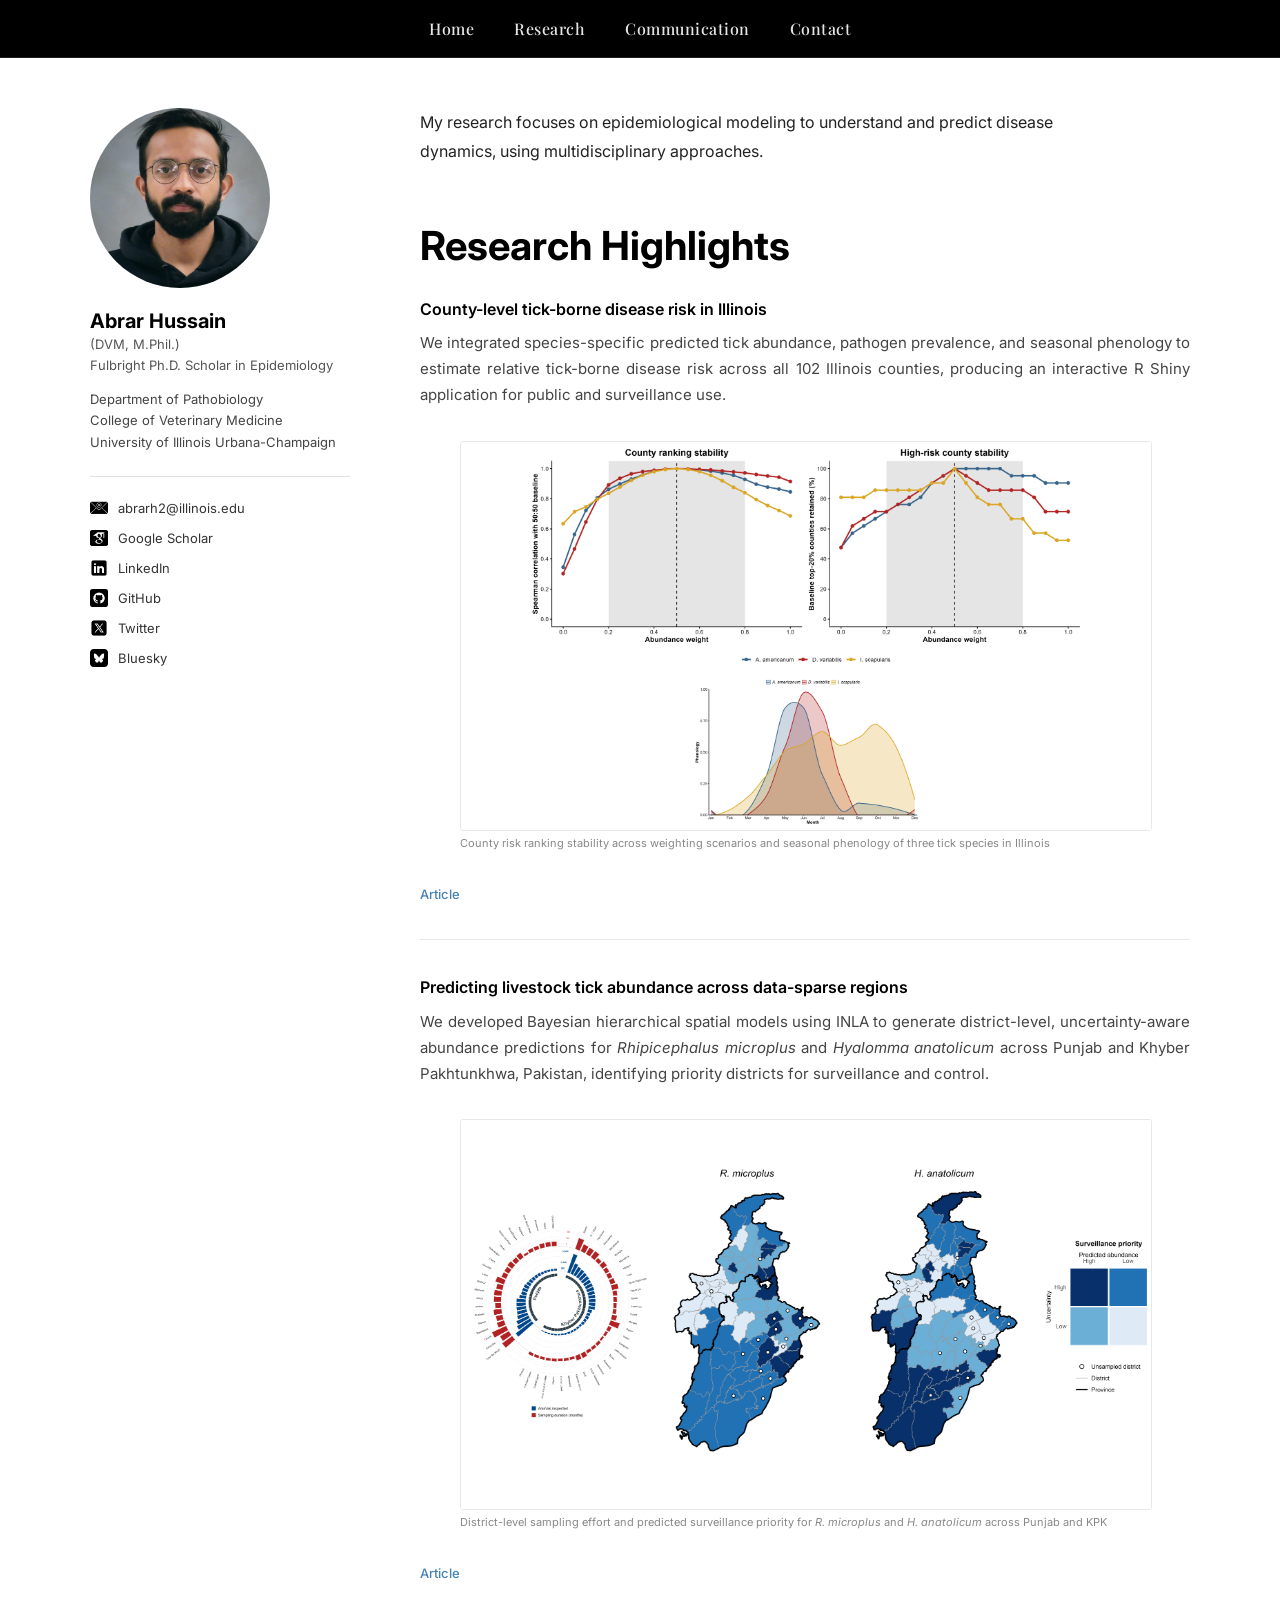
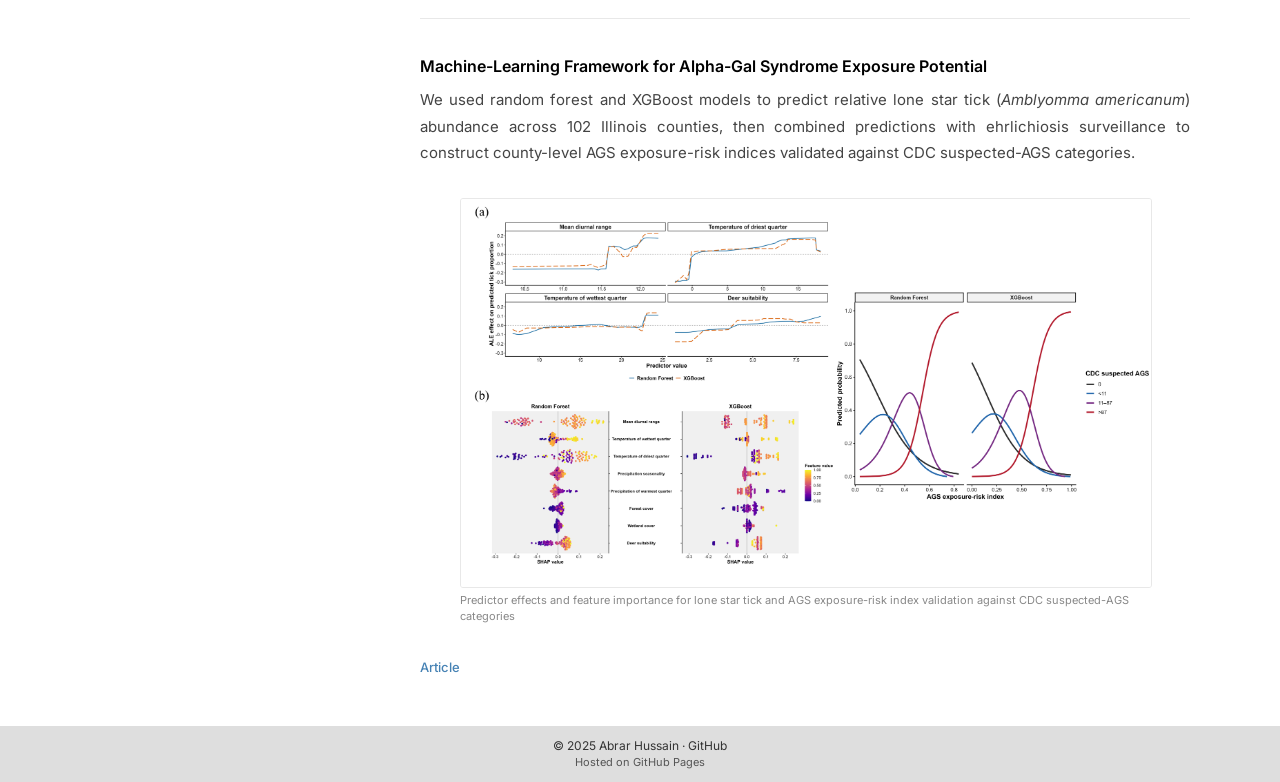
<file: index.html>
<!DOCTYPE html>
<html lang="en">
<head>
  <meta charset="UTF-8">
  <meta name="viewport" content="width=device-width, initial-scale=1.0">
  <title>Abrar Hussain</title>
  <link href="https://fonts.googleapis.com/css2?family=Inter:wght@300;400;600;700&family=Playfair+Display:wght@500;600&display=swap" rel="stylesheet">
  <link rel="stylesheet" href="style.css">

  <!-- Google tag (gtag.js) -->
  <script async src="https://www.googletagmanager.com/gtag/js?id=G-HXXHR2ET06"></script>
  <script>
    window.dataLayer = window.dataLayer || [];
    function gtag(){dataLayer.push(arguments);}
    gtag('js', new Date());
    gtag('config', 'G-HXXHR2ET06');
  </script>
</head>

<body>

  <header>
    <nav>
      <a href="index.html">Home</a>
      <a href="research.html">Research</a>
      <a href="communication.html">Communication</a>
      <a href="contact.html">Contact</a>
    </nav>
  </header>

  <main class="home-layout">

    <!-- LEFT SIDEBAR -->
    <aside class="sidebar">

      <img src="www/images/profile.png" alt="Abrar Hussain" class="profile-photo">

      <h2 class="sidebar-name">Abrar Hussain</h2>
      <p class="sidebar-degrees">(DVM, M.Phil.)</p>
      <p class="sidebar-title">Fulbright Ph.D. Scholar in Epidemiology</p>

      <div class="sidebar-affiliation">
        <p>Department of Pathobiology</p>
        <p>College of Veterinary Medicine</p>
        <p>University of Illinois Urbana-Champaign</p>
      </div>

      <div class="link-group">
        <div class="icon-row">
          <img src="www/icons/email.png" class="icon" alt="Email">
          <a href="mailto:abrarh2@illinois.edu" class="text-link">abrarh2@illinois.edu</a>
        </div>
        <div class="icon-row">
          <img src="www/icons/googlescholar.png" class="icon" alt="Google Scholar">
          <a href="https://scholar.google.com/citations?hl=en&user=bEgiCIsAAAAJ" class="text-link" target="_blank">Google Scholar</a>
        </div>
        <div class="icon-row">
          <img src="www/icons/linkedin.png" class="icon" alt="LinkedIn">
          <a href="https://linkedin.com/in/abrarhosain" class="text-link" target="_blank">LinkedIn</a>
        </div>
        <div class="icon-row">
          <img src="www/icons/github.png" class="icon" alt="GitHub">
          <a href="https://github.com/abrarhussain95" class="text-link" target="_blank">GitHub</a>
        </div>
        <div class="icon-row">
        <img src="www/icons/x.png" class="icon" alt="Twitter">
        <a href="https://x.com/abrar_hosain" class="text-link" target="_blank">Twitter</a>
        </div>
        <div class="icon-row">
          <img src="www/icons/bs.png" class="icon" alt="Bluesky">
          <a href="https://bsky.app/profile/abrarhosain.bsky.social" class="text-link" target="_blank">Bluesky</a>
        </div>
      </div>

    </aside>

    <!-- RIGHT MAIN CONTENT -->
    <section class="main-content">

      <!-- BIO -->
      <div class="bio-section">
        <p>
          My research focuses on epidemiological modeling to understand and predict disease dynamics, using multidisciplinary approaches.
        </p>
      </div>

      <!-- FEATURED RESEARCH -->
      <div class="featured-research">
        <h2>Research Highlights</h2>

        <!-- PROJECT 1: TBD Risk -->
        <div class="research-card">
          <div class="research-card-text">
            <h3>County-level tick-borne disease risk in Illinois</h3>
            <p>We integrated species-specific predicted tick abundance, pathogen prevalence, and seasonal phenology to estimate relative tick-borne disease risk across all 102 Illinois counties, producing an interactive R Shiny application for public and surveillance use.</p>
            <div class="card-figures">
              <figure class="card-fig">
                <img src="www/images/research/tbd_fig.png" alt="County-level tick-borne disease risk map" onerror="this.parentElement.style.display='none'">
                <figcaption>County risk ranking stability across weighting scenarios and seasonal phenology of three tick species in Illinois</figcaption>
              </figure>
            </div>
            <a href="https://doi.org/10.64898/2026.10.14.26365569" target="_blank" class="pub-link">Article</a>
          </div>
        </div>

        <!-- PROJECT 2: Bayesian Spatial -->
        <div class="research-card">
          <div class="research-card-text">
            <h3>Predicting livestock tick abundance across data-sparse regions</h3>
            <p>We developed Bayesian hierarchical spatial models using INLA to generate district-level, uncertainty-aware abundance predictions for <em>Rhipicephalus microplus</em> and <em>Hyalomma anatolicum</em> across Punjab and Khyber Pakhtunkhwa, Pakistan, identifying priority districts for surveillance and control.</p>
            <div class="card-figures">
              <figure class="card-fig">
                <img src="www/images/research/bay_fig.png" alt="Predicted tick abundance maps Pakistan" onerror="this.parentElement.style.display='none'">
                <figcaption>District-level sampling effort and predicted surveillance priority for <em>R. microplus</em> and <em>H. anatolicum</em> across Punjab and KPK</figcaption>
              </figure>
            </div>
            <a href="https://doi.org/10.64898/2026.04.16.719086" target="_blank" class="pub-link">Article</a>
          </div>
        </div>

        <!-- PROJECT 3: Alpha-Gal -->
        <div class="research-card">
          <div class="research-card-text">
            <h3>Machine-Learning Framework for Alpha-Gal Syndrome Exposure Potential</h3>
            <p>We used random forest and XGBoost models to predict relative lone star tick (<em>Amblyomma americanum</em>) abundance across 102 Illinois counties, then combined predictions with ehrlichiosis surveillance to construct county-level AGS exposure-risk indices validated against CDC suspected-AGS categories.</p>
            <div class="card-figures">
              <figure class="card-fig">
                <img src="www/images/research/ags_fig.png" alt="AGS exposure-risk index maps" onerror="this.parentElement.style.display='none'">
                <figcaption>Predictor effects and feature importance for lone star tick and AGS exposure-risk index validation against CDC suspected-AGS categories</figcaption>
              </figure>
            </div>
            <a href="https://doi.org/10.64898/2026.07.24.26358812" target="_blank" class="pub-link">Article</a>
          </div>
        </div>

      </div>
      <!-- end featured research -->

    </section>
    <!-- end main content -->

  </main>

  <!-- WEBSITE FOOTER -->
  <footer class="site-footer">
    <div class="footer-content">
      <p>
        © 2025 Abrar Hussain ·
        <a href="https://github.com/abrarhussain95" target="_blank" rel="noopener noreferrer">GitHub</a>
      </p>
      <small>Hosted on GitHub Pages</small>
    </div>
  </footer>

</body>
</html>
</file>
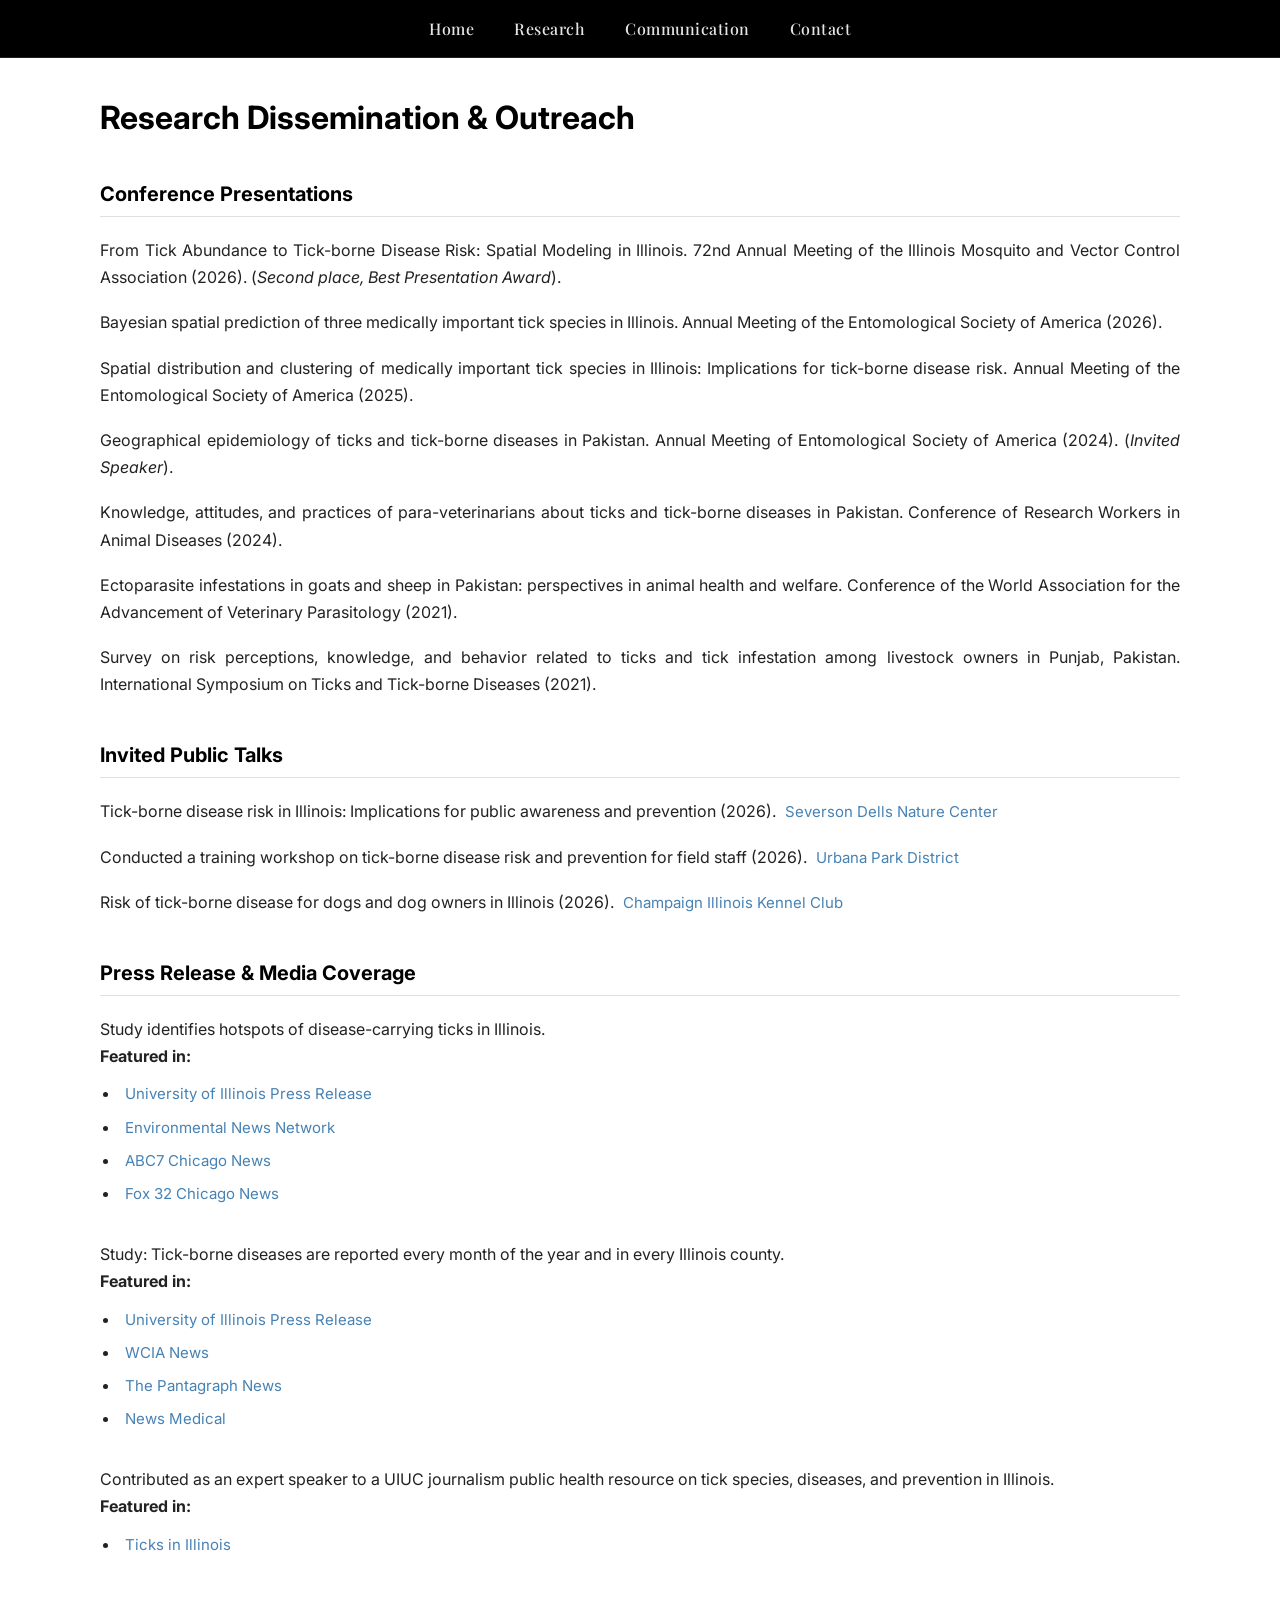
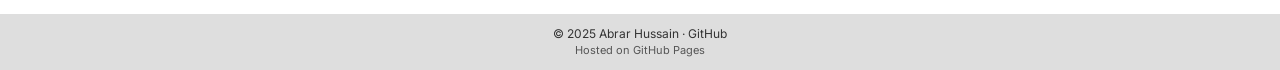
<file: communication.html>
<!DOCTYPE html>
<html lang="en">
<head>
  <meta charset="UTF-8">
  <meta name="viewport" content="width=device-width, initial-scale=1.0">
  <title>Communication - Abrar Hussain</title>

  <link rel="stylesheet" href="style.css">

  <!-- Inter Font -->
  <link href="https://fonts.googleapis.com/css2?family=Inter:wght@300;400;600;700&display=swap" rel="stylesheet">
  
  
  <!-- Google tag (gtag.js) -->
<script async src="https://www.googletagmanager.com/gtag/js?id=G-HXXHR2ET06"></script>
<script>
  window.dataLayer = window.dataLayer || [];
  function gtag(){dataLayer.push(arguments);}
  gtag('js', new Date());

  gtag('config', 'G-HXXHR2ET06');
</script>

</head>

<body>

<header>
  <nav>
    <a href="index.html">Home</a>
    <a href="research.html">Research</a>
    <a href="communication.html">Communication</a>
    <a href="contact.html">Contact</a>
  </nav>
</header>

<main class="content-page communication-page">

 <h1>Research Dissemination & Outreach</h1> 

  <!-- CONFERENCE PRESENTATIONS -->
  <h2>Conference Presentations</h2>

  <div class="paper-list">

    <div class="paper-item">
	<p>
	  From Tick Abundance to Tick-borne Disease Risk: Spatial Modeling in Illinois.
	  72nd Annual Meeting of the Illinois Mosquito and Vector Control Association (2026).
	  (<em>Second place, Best Presentation Award</em>).
	</p>	
</div>
    <div class="paper-item">
      <p>
        Bayesian spatial prediction of three medically important tick species in Illinois.
        Annual Meeting of the Entomological Society of America (2026).
      </p>
    </div>

    <div class="paper-item">
      <p>
        Spatial distribution and clustering of medically important tick species in Illinois: Implications for tick-borne disease risk.
        Annual Meeting of the Entomological Society of America (2025).
      </p>
    </div>

    <div class="paper-item">
	<p>
	  Geographical epidemiology of ticks and tick-borne diseases in Pakistan.
	  Annual Meeting of Entomological Society of America (2024).
	  (<em>Invited Speaker</em>).
	</p>    
	</div>
    <div class="paper-item">
      <p>
        Knowledge, attitudes, and practices of para-veterinarians about ticks and tick-borne diseases in Pakistan. 
        Conference of Research Workers in Animal Diseases (2024).
      </p>
    </div>

    <div class="paper-item">
      <p>
        Ectoparasite infestations in goats and sheep in Pakistan: perspectives in animal health and welfare. 
        Conference of the World Association for the Advancement of Veterinary Parasitology (2021).
      </p>
    </div>

    <div class="paper-item">
      <p>
        Survey on risk perceptions, knowledge, and behavior related to ticks and tick infestation among livestock owners in Punjab, Pakistan. 
        International Symposium on Ticks and Tick-borne Diseases (2021).
      </p>
    </div>

  </div>

<!-- INVITED PUBLIC TALKS -->
<h2>Invited Public Talks</h2>
<div class="paper-list">
  <div class="paper-item">
    <p>
      Tick-borne disease risk in Illinois: Implications for public awareness and prevention (2026). 
      <a href="https://www.seversondells.com" target="_blank">Severson Dells Nature Center</a> 
    </p>
  </div>
  <div class="paper-item">
    <p>
      Conducted a training workshop on tick-borne disease risk and prevention for field staff (2026). 
      <a href="https://www.urbanaparks.org" target="_blank">Urbana Park District</a>
    </p>
  </div>
  <div class="paper-item">
    <p>
      Risk of tick-borne disease for dogs and dog owners in Illinois (2026). 
      <a href="https://www.champaignillinoiskc.com" target="_blank">Champaign Illinois Kennel Club</a>
    </p>
  </div>
</div>

 <!-- PRESS RELEASE & MEDIA -->
  <h2>Press Release & Media Coverage</h2>
  <div class="paper-list">
    <div class="paper-item">
      <p>
        Study identifies hotspots of disease-carrying ticks in Illinois.
      </p>
      <p><strong>Featured in:</strong></p>
      <ul class="media-list">
        <li>
          <a href="https://news.illinois.edu/study-identifies-hotspots-of-disease-carrying-ticks-in-illinois" target="_blank">
            University of Illinois Press Release
          </a>
        </li>
        <li>
          <a href="https://www.enn.com/articles/77183-study-identifies-hotspots-of-disease-carrying-ticks-in-illinois" target="_blank">
            Environmental News Network
          </a>
        </li>
        <li>
          <a href="https://abc7chicago.com/videoClip/17867381" target="_blank">
            ABC7 Chicago News
          </a>
        </li>
        <li>
          <a href="https://www.fox32chicago.com/video/1712521" target="_blank">
            Fox 32 Chicago News
          </a>
        </li>
      </ul>
    </div>


<div class="paper-item">
      <p>
     Study: Tick-borne diseases are reported every month of the year and in every Illinois county.     
     </p>
      <p><strong>Featured in:</strong></p>
      <ul class="media-list">
        <li>
          <a href="https://news.illinois.edu/study-tick-borne-diseases-reported-every-month-of-the-year-and-in-every-illinois-county" target="_blank">
             University of Illinois Press Release
          </a>
        </li>
        <li>
          <a href="https://www.wcia.com/news/champaign-county/tickborne-diseases-reported-every-month-in-every-illinois-county-u-of-i-study" target="_blank">
             WCIA News
          </a>
        </li>
        <li>
          <a href="https://pantagraph.com/news/community/article_526b91f5-3553-5934-86b1-2b7de5683318.html" target="_blank">
             The Pantagraph News
          </a>
        </li>
        <li>
          <a href="https://www.news-medical.net/news/20250922/Study-maps-distribution-of-disease-carrying-ticks-across-Illinois.aspx" target="_blank">
             News Medical
          </a>
        </li>

      </ul>
    </div>

<div class="paper-item">
      <p>
     Contributed as an expert speaker to a UIUC journalism public health resource on tick species, diseases, and prevention in Illinois.     
     </p>
      <p><strong>Featured in:</strong></p>
      <ul class="media-list">
        <li>
          <a href="https://ticksinillinois.web.illinois.edu/" target="_blank">
            Ticks in Illinois
          </a>
        </li>
      </ul>
    </div>


  </div>
</main>



<!-- WEBSITE FOOTER -->
<footer class="site-footer">
  <div class="footer-content">
    <p>
      © 2025 Abrar Hussain ·
      <a href="https://github.com/abrarhussain95"
         target="_blank" rel="noopener noreferrer">GitHub</a>
    </p>
    <small>Hosted on GitHub Pages</small>
  </div>
</footer>



</body>
</html>
</file>
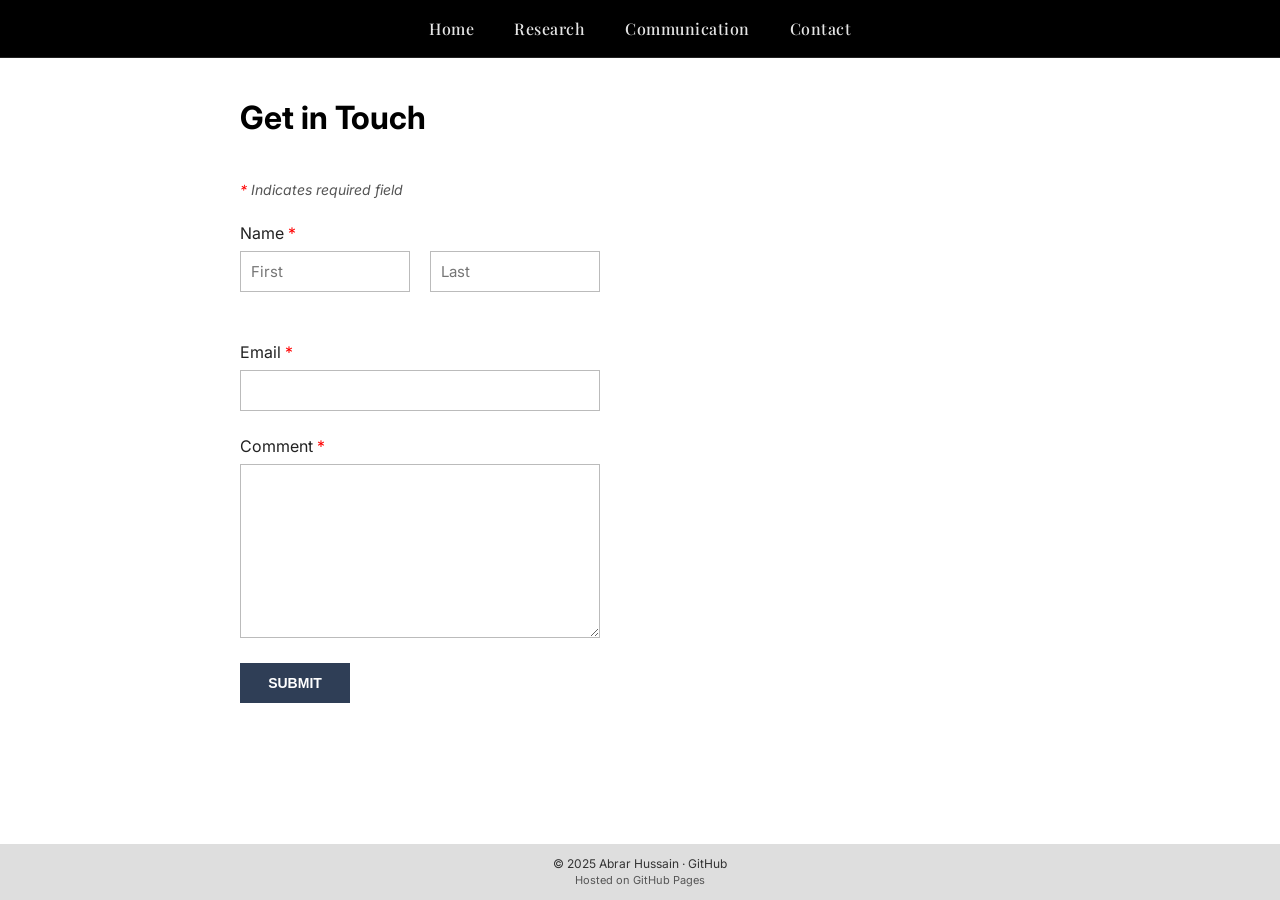
<file: contact.html>
<!DOCTYPE html>
<html lang="en">
<head>
  <meta charset="UTF-8">
  <meta name="viewport" content="width=device-width, initial-scale=1.0">
  <title>Contact - Abrar Hussain</title>

  <link rel="stylesheet" href="style.css">

  <!-- Inter Font -->
  <link href="https://fonts.googleapis.com/css2?family=Inter:wght@300;400;600;700&display=swap" rel="stylesheet">
  
  <!-- Google tag (gtag.js) -->
<script async src="https://www.googletagmanager.com/gtag/js?id=G-HXXHR2ET06"></script>
<script>
  window.dataLayer = window.dataLayer || [];
  function gtag(){dataLayer.push(arguments);}
  gtag('js', new Date());

  gtag('config', 'G-HXXHR2ET06');
</script>
</head>

<body>

<header>
  <nav>
    <a href="index.html">Home</a>
    <a href="research.html">Research</a>
    <a href="communication.html">Communication</a>
    <a href="contact.html">Contact</a>
  </nav>
</header>

<main class="content-page contact-page">

  <h1>Get in Touch</h1>

  <div class="contact-layout">

    <!-- LEFT SIDE FORM -->
    <section class="contact-form-section">

      <p class="required-note"><span>*</span> Indicates required field</p>

      <form action="https://formspree.io/f/YOUR_FORM_ID" method="POST" class="contact-form">

        <label>Name <span>*</span></label>
        <div class="name-row">
          <input type="text" name="first-name" placeholder="First" required>
          <input type="text" name="last-name" placeholder="Last" required>
        </div>

        <label>Email <span>*</span></label>
        <input type="email" name="email" required>

        <label>Comment <span>*</span></label>
        <textarea name="message" rows="8" required></textarea>

        <input type="hidden" name="_subject" value="New message from your website">

        <button type="submit">Submit</button>

      </form>

    </section>

    <!-- RIGHT SIDE MAP -->
    <section class="contact-map-section">

      <iframe
        src="https://www.google.com/maps?q=40.09325,-88.22092&hl=en&z=15&output=embed"
        class="contact-map"
        loading="lazy">
      </iframe>

    </section>

  </div>

</main>


<!-- WEBSITE FOOTER -->
<footer class="site-footer">
  <div class="footer-content">
    <p>
      © 2025 Abrar Hussain ·
      <a href="https://github.com/abrarhussain95"
         target="_blank" rel="noopener noreferrer">GitHub</a>
    </p>
    <small>Hosted on GitHub Pages</small>
  </div>
</footer>




</body>
</html>
</file>
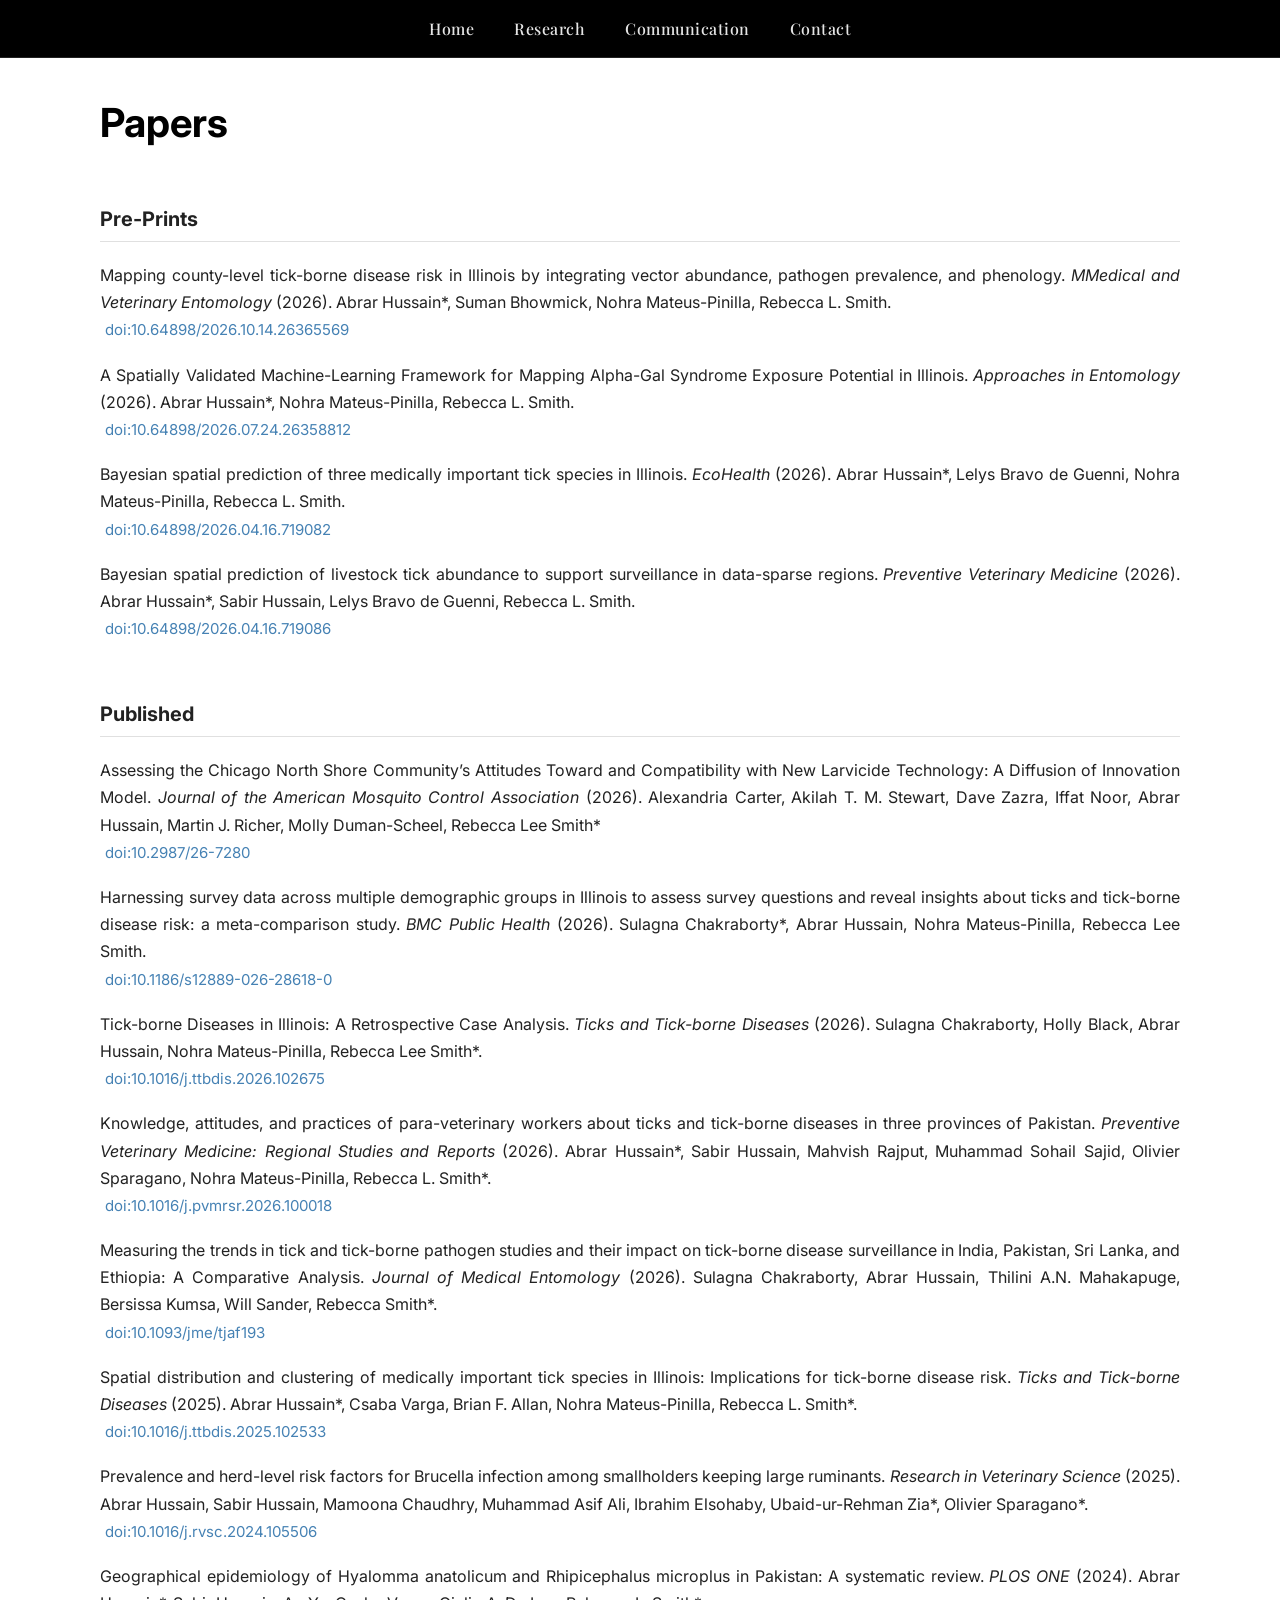
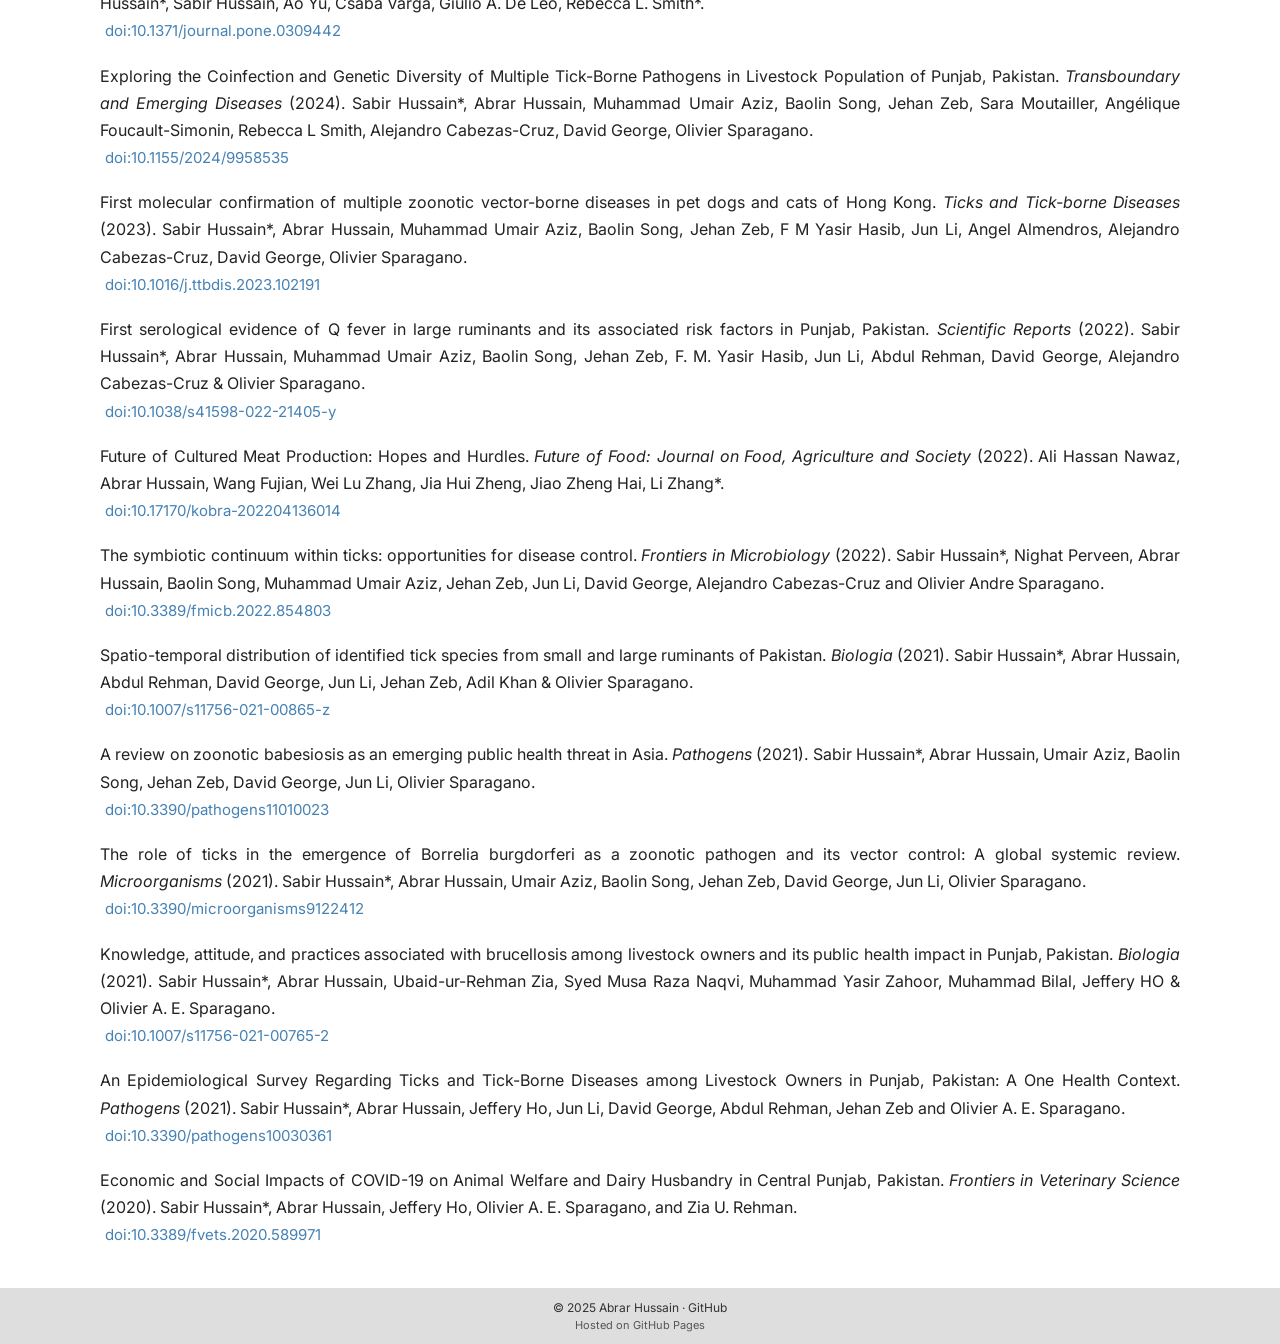
<file: research.html>
<!DOCTYPE html>
<html lang="en">
<head>
  <meta charset="UTF-8">
  <meta name="viewport" content="width=device-width, initial-scale=1.0">
  <title>Research - Abrar Hussain</title>
  <link rel="stylesheet" href="style.css">
  <link href="https://fonts.googleapis.com/css2?family=Inter:wght@300;400;600;700&display=swap" rel="stylesheet">
  
  
  <!-- Google tag (gtag.js) -->
<script async src="https://www.googletagmanager.com/gtag/js?id=G-HXXHR2ET06"></script>
<script>
  window.dataLayer = window.dataLayer || [];
  function gtag(){dataLayer.push(arguments);}
  gtag('js', new Date());

  gtag('config', 'G-HXXHR2ET06');
</script>

</head>

<body>

  <header>
    <nav>
      <a href="index.html">Home</a>
      <a href="research.html">Research</a>
      <a href="communication.html">Communication</a>
      <a href="contact.html">Contact</a>
    </nav>
  </header>

  <main class="content-page">
    <h1>Papers</h1>

    <h2>Pre-Prints</h2>

    <div class="paper-list">

       <div class="paper-item">
        <p>
          Mapping county-level tick-borne disease risk in Illinois by integrating vector abundance, pathogen prevalence, and phenology.
          <em>MMedical and Veterinary Entomology</em> (2026).
          Abrar Hussain*, Suman Bhowmick, Nohra Mateus-Pinilla, Rebecca L. Smith.
          <br>
          <a href="https://doi.org/10.64898/2026.10.14.26365569" target="_blank">doi:10.64898/2026.10.14.26365569</a>
        </p>
      </div>

       <div class="paper-item">
        <p>
          A Spatially Validated Machine-Learning Framework for Mapping Alpha-Gal Syndrome Exposure Potential in Illinois.
          <em>Approaches in Entomology</em> (2026).
          Abrar Hussain*, Nohra Mateus-Pinilla, Rebecca L. Smith.
          <br>
          <a href="https://doi.org/10.64898/2026.07.24.26358812" target="_blank">doi:10.64898/2026.07.24.26358812</a>
        </p>
      </div>

      <div class="paper-item">
        <p>
          Bayesian spatial prediction of three medically important tick species in Illinois.
          <em>EcoHealth</em> (2026).
          Abrar Hussain*, Lelys Bravo de Guenni, Nohra Mateus-Pinilla, Rebecca L. Smith.
          <br>
          <a href="https://doi.org/10.64898/2026.04.16.719082" target="_blank">doi:10.64898/2026.04.16.719082</a>
        </p>
      </div>

      <div class="paper-item">
        <p>
          Bayesian spatial prediction of livestock tick abundance to support surveillance in data-sparse regions.
          <em>Preventive Veterinary Medicine</em> (2026).
          Abrar Hussain*, Sabir Hussain, Lelys Bravo de Guenni, Rebecca L. Smith.
          <br>
          <a href="https://doi.org/10.64898/2026.04.16.719086" target="_blank">doi:10.64898/2026.04.16.719086</a>
        </p>
      </div>

    </div>

    <h2>Published</h2>


    <div class="paper-list">

<div class="paper-item">
        <p>
          Assessing the Chicago North Shore Community’s Attitudes Toward and Compatibility with New Larvicide Technology: A Diffusion of Innovation Model.
          <em>Journal of the American Mosquito Control Association</em> (2026).
          Alexandria Carter, Akilah T. M. Stewart, Dave Zazra, Iffat Noor, Abrar Hussain, Martin J. Richer, Molly Duman-Scheel, Rebecca Lee Smith*
          <br>
          <a href="https://doi.org/10.2987/26-7280" target="_blank">doi:10.2987/26-7280</a>
        </p>
      </div>

<div class="paper-item">
        <p>
          Harnessing survey data across multiple demographic groups in Illinois to assess survey questions and reveal insights about ticks and tick-borne disease risk: a meta-comparison study.
          <em>BMC Public Health</em> (2026).
          Sulagna Chakraborty*, Abrar Hussain, Nohra Mateus-Pinilla, Rebecca Lee Smith.
          <br>
          <a href="https://doi.org/10.1186/s12889-026-28618-0" target="_blank">doi:10.1186/s12889-026-28618-0</a>
        </p>
      </div>

    <div class="paper-item">
        <p>
          Tick-borne Diseases in Illinois: A Retrospective Case Analysis.
          <em>Ticks and Tick-borne Diseases</em> (2026).
          Sulagna Chakraborty, Holly Black, Abrar Hussain, Nohra Mateus-Pinilla, Rebecca Lee Smith*.
          <br>
          <a href="https://doi.org/10.1016/j.ttbdis.2026.102675" target="_blank">doi:10.1016/j.ttbdis.2026.102675</a>
        </p>
      </div>

    <div class="paper-item">
        <p>
          Knowledge, attitudes, and practices of para-veterinary workers about ticks and tick-borne diseases in three provinces of Pakistan.
          <em>Preventive Veterinary Medicine: Regional Studies and Reports</em> (2026).
          Abrar Hussain*, Sabir Hussain, Mahvish Rajput, Muhammad Sohail Sajid, Olivier Sparagano, Nohra Mateus-Pinilla, Rebecca L. Smith*.
          <br>
          <a href="https://doi.org/10.1016/j.pvmrsr.2026.100018" target="_blank">doi:10.1016/j.pvmrsr.2026.100018</a>
        </p>
      </div>

      <div class="paper-item">
        <p>
          Measuring the trends in tick and tick-borne pathogen studies and their impact on tick-borne disease surveillance in India, Pakistan, Sri Lanka, and Ethiopia: A Comparative Analysis.
          <em>Journal of Medical Entomology</em> (2026).
          Sulagna Chakraborty, Abrar Hussain, Thilini A.N. Mahakapuge, Bersissa Kumsa, Will Sander, Rebecca Smith*.
          <br>
          <a href="https://doi.org/10.1093/jme/tjaf193" target="_blank">doi:10.1093/jme/tjaf193</a>
        </p>
      </div>

      <div class="paper-item">
        <p>
          Spatial distribution and clustering of medically important tick species in Illinois: Implications for tick-borne disease risk.
          <em>Ticks and Tick-borne Diseases</em> (2025).
          Abrar Hussain*, Csaba Varga, Brian F. Allan, Nohra Mateus-Pinilla, Rebecca L. Smith*.
          <br>
          <a href="https://doi.org/10.1016/j.ttbdis.2025.102533" target="_blank">doi:10.1016/j.ttbdis.2025.102533</a>
        </p>
      </div>

      <div class="paper-item">
        <p>
          Prevalence and herd-level risk factors for Brucella infection among smallholders keeping large ruminants.
          <em>Research in Veterinary Science</em> (2025).
          Abrar Hussain, Sabir Hussain, Mamoona Chaudhry, Muhammad Asif Ali, Ibrahim Elsohaby, Ubaid-ur-Rehman Zia*, Olivier Sparagano*.
          <br>
          <a href="https://doi.org/10.1016/j.rvsc.2024.105506" target="_blank">doi:10.1016/j.rvsc.2024.105506</a>
        </p>
      </div>

      <div class="paper-item">
        <p>
          Geographical epidemiology of Hyalomma anatolicum and Rhipicephalus microplus in Pakistan: A systematic review.
          <em>PLOS ONE</em> (2024).
          Abrar Hussain*, Sabir Hussain, Ao Yu, Csaba Varga, Giulio A. De Leo, Rebecca L. Smith*.
          <br>
          <a href="https://doi.org/10.1371/journal.pone.0309442" target="_blank">doi:10.1371/journal.pone.0309442</a>
        </p>
      </div>

      <div class="paper-item">
        <p>
          Exploring the Coinfection and Genetic Diversity of Multiple Tick-Borne Pathogens in Livestock Population of Punjab, Pakistan.
          <em>Transboundary and Emerging Diseases</em> (2024).
          Sabir Hussain*, Abrar Hussain, Muhammad Umair Aziz, Baolin Song, Jehan Zeb, Sara Moutailler, Angélique Foucault-Simonin, Rebecca L Smith, Alejandro Cabezas-Cruz, David George, Olivier Sparagano.
          <br>
          <a href="https://doi.org/10.1155/2024/9958535" target="_blank">doi:10.1155/2024/9958535</a>
        </p>
      </div>

      <div class="paper-item">
        <p>
          First molecular confirmation of multiple zoonotic vector-borne diseases in pet dogs and cats of Hong Kong.
          <em>Ticks and Tick-borne Diseases</em> (2023).
          Sabir Hussain*, Abrar Hussain, Muhammad Umair Aziz, Baolin Song, Jehan Zeb, F M Yasir Hasib, Jun Li, Angel Almendros, Alejandro Cabezas-Cruz, David George, Olivier Sparagano.
          <br>
          <a href="https://doi.org/10.1016/j.ttbdis.2023.102191" target="_blank">doi:10.1016/j.ttbdis.2023.102191</a>
        </p>
      </div>

      <div class="paper-item">
        <p>
          First serological evidence of Q fever in large ruminants and its associated risk factors in Punjab, Pakistan.
          <em>Scientific Reports</em> (2022).
          Sabir Hussain*, Abrar Hussain, Muhammad Umair Aziz, Baolin Song, Jehan Zeb, F. M. Yasir Hasib, Jun Li, Abdul Rehman, David George, Alejandro Cabezas-Cruz &amp; Olivier Sparagano.
          <br>
          <a href="https://doi.org/10.1038/s41598-022-21405-y" target="_blank">doi:10.1038/s41598-022-21405-y</a>
        </p>
      </div>

      <div class="paper-item">
        <p>
          Future of Cultured Meat Production: Hopes and Hurdles.
          <em>Future of Food: Journal on Food, Agriculture and Society</em> (2022).
          Ali Hassan Nawaz, Abrar Hussain, Wang Fujian, Wei Lu Zhang, Jia Hui Zheng, Jiao Zheng Hai, Li Zhang*.
          <br>
          <a href="https://doi.org/10.17170/kobra-202204136014" target="_blank">doi:10.17170/kobra-202204136014</a>
        </p>
      </div>

<div class="paper-item">
        <p>
          The symbiotic continuum within ticks: opportunities for disease control.
          <em>Frontiers in Microbiology</em> (2022).
          Sabir Hussain*, Nighat Perveen, Abrar Hussain, Baolin Song, Muhammad Umair Aziz, Jehan Zeb, Jun Li, David George, Alejandro Cabezas-Cruz and Olivier Andre Sparagano.
          <br>
          <a href="https://doi.org/10.3389/fmicb.2022.854803" target="_blank">doi:10.3389/fmicb.2022.854803</a>
        </p>
      </div>


      <div class="paper-item">
        <p>
          Spatio-temporal distribution of identified tick species from small and large ruminants of Pakistan.
          <em>Biologia</em> (2021).
          Sabir Hussain*, Abrar Hussain, Abdul Rehman, David George, Jun Li, Jehan Zeb, Adil Khan &amp; Olivier Sparagano.
          <br>
          <a href="https://doi.org/10.1007/s11756-021-00865-z" target="_blank">doi:10.1007/s11756-021-00865-z</a>
        </p>
      </div>

      <div class="paper-item">
        <p>
          A review on zoonotic babesiosis as an emerging public health threat in Asia.
          <em>Pathogens</em> (2021).
          Sabir Hussain*, Abrar Hussain, Umair Aziz, Baolin Song, Jehan Zeb, David George, Jun Li, Olivier Sparagano.
          <br>
          <a href="https://doi.org/10.3390/pathogens11010023" target="_blank">doi:10.3390/pathogens11010023</a>
        </p>
      </div>

      
      <div class="paper-item">
        <p>
          The role of ticks in the emergence of Borrelia burgdorferi as a zoonotic pathogen and its vector control: A global systemic review.
          <em>Microorganisms</em> (2021).
          Sabir Hussain*, Abrar Hussain, Umair Aziz, Baolin Song, Jehan Zeb, David George, Jun Li, Olivier Sparagano.
          <br>
          <a href="https://doi.org/10.3390/microorganisms9122412" target="_blank">doi:10.3390/microorganisms9122412</a>
        </p>
      </div>

      <div class="paper-item">
        <p>
          Knowledge, attitude, and practices associated with brucellosis among livestock owners and its public health impact in Punjab, Pakistan.
          <em>Biologia</em> (2021).
          Sabir Hussain*, Abrar Hussain, Ubaid-ur-Rehman Zia, Syed Musa Raza Naqvi, Muhammad Yasir Zahoor, Muhammad Bilal, Jeffery HO &amp; Olivier A. E. Sparagano.
          <br>
          <a href="https://doi.org/10.1007/s11756-021-00765-2" target="_blank">doi:10.1007/s11756-021-00765-2</a>
        </p>
      </div>

      <div class="paper-item">
        <p>
          An Epidemiological Survey Regarding Ticks and Tick-Borne Diseases among Livestock Owners in Punjab, Pakistan: A One Health Context.
          <em>Pathogens</em> (2021).
          Sabir Hussain*, Abrar Hussain, Jeffery Ho, Jun Li, David George, Abdul Rehman, Jehan Zeb and Olivier A. E. Sparagano.
          <br>
          <a href="https://doi.org/10.3390/pathogens10030361" target="_blank">doi:10.3390/pathogens10030361</a>
        </p>
      </div>

      <div class="paper-item">
        <p>
          Economic and Social Impacts of COVID-19 on Animal Welfare and Dairy Husbandry in Central Punjab, Pakistan.
          <em>Frontiers in Veterinary Science</em> (2020).
          Sabir Hussain*, Abrar Hussain, Jeffery Ho, Olivier A. E. Sparagano, and Zia U. Rehman.
          <br>
          <a href="https://doi.org/10.3389/fvets.2020.589971" target="_blank">doi:10.3389/fvets.2020.589971</a>
        </p>
      </div>

    </div>
  </main>


<!-- WEBSITE FOOTER -->
<footer class="site-footer">
  <div class="footer-content">
    <p>
      © 2025 Abrar Hussain ·
      <a href="https://github.com/abrarhussain95"
         target="_blank" rel="noopener noreferrer">GitHub</a>
    </p>
    <small>Hosted on GitHub Pages</small>
  </div>
</footer>


</body>
</html>
</file>
<file: style.css>
@import url('https://fonts.googleapis.com/css2?family=Playfair+Display:wght@500;600&display=swap');

body {
  font-family: 'Inter', sans-serif;
  margin: 0;
  background-color: white;
  color: #222;
  -webkit-font-smoothing: antialiased;
  -moz-osx-font-smoothing: grayscale;
}

/* HEADER */
header {
  background-color: #000;
  padding: 18px 0;
  border-bottom: 1px solid #222;
}

nav {
  text-align: center;
}

nav a {
  font-family: 'Playfair Display', serif;
  font-size: 16px;
  font-weight: 500;
  letter-spacing: 0.5px;
  color: #e5e5e5;
  text-decoration: none;
  margin: 0 18px;
}

nav a:hover {
  color: #ffffff;
  border-bottom: 2px solid #bbbbbb;
  padding-bottom: 4px;
}

/* MAIN LAYOUT */
.home-layout {
  max-width: 1100px;
  margin: 0 auto;
  padding: 50px 30px;
  display: flex;
  gap: 70px;
  align-items: flex-start;
}

/* LEFT SIDEBAR */
.sidebar {
  width: 260px;
  flex-shrink: 0;
}

/* CIRCULAR PROFILE PHOTO */
.profile-photo {
  width: 180px;
  height: 180px;
  display: block;
  margin-bottom: 20px;
  border-radius: 50%;
  object-fit: cover;
  object-position: center 20%;
}

/* NAME & TITLE IN SIDEBAR */
.sidebar-name {
  font-family: 'Inter', sans-serif;
  font-size: 20px;
  font-weight: 700;
  color: #000;
  margin: 0 0 2px 0;
  line-height: 1.3;
}

.sidebar-degrees {
  font-size: 13px;
  color: #555;
  font-weight: 400;
  margin: 0 0 4px 0;
}

.sidebar-title {
  font-size: 13px;
  color: #555;
  margin: 0 0 14px 0;
  line-height: 1.5;
  font-weight: 400;
}

/* AFFILIATION IN SIDEBAR */
.sidebar-affiliation {
  margin-bottom: 22px;
  padding-bottom: 22px;
  border-bottom: 1px solid #e0e0e0;
}

.sidebar-affiliation p {
  font-size: 13px;
  color: #444;
  margin: 2px 0;
  line-height: 1.5;
}

/* LINKS */
.link-group {
  display: flex;
  flex-direction: column;
  gap: 12px;
}

.icon-row {
  display: flex;
  align-items: center;
  gap: 10px;
}

.icon {
  width: 18px;
  height: 18px;
  flex-shrink: 0;
}

.text-link {
  color: #333;
  text-decoration: none;
  font-size: 13px;
}

.text-link:hover {
  color: #4682b4;
  text-decoration: underline;
}

/* RIGHT MAIN CONTENT */
.main-content {
  flex: 1;
  min-width: 0;
}

/* BIO */
.bio-section {
  margin-bottom: 55px;
}

.bio-section p {
  font-size: 16px;
  line-height: 1.8;
  color: #222;
  margin: 0 0 18px 0;
  max-width: 660px;
}

.bio-section p:last-child {
  margin-bottom: 0;
}

/* FEATURED RESEARCH */
.featured-research h2 {
  font-size: 40px;
  font-weight: 700;
  color: #000;
  margin: 0 0 28px 0;
  padding-bottom: 0;
  border-bottom: none;
  display: block;
}

.research-card {
  display: flex;
  gap: 28px;
  margin-bottom: 36px;
  padding-bottom: 36px;
  border-bottom: 1px solid #e8e8e8;
  align-items: flex-start;
}

.research-card:last-child {
  border-bottom: none;
  margin-bottom: 0;
  padding-bottom: 0;
}

.research-card-text h3 {
  font-size: 16px;
  font-weight: 600;
  color: #000;
  margin: 0 0 10px 0;
  line-height: 1.4;
}

.research-card-text p {
  font-size: 15px;
  line-height: 1.75;
  color: #444;
  margin: 0 0 12px 0;
  text-align: justify;
  text-justify: inter-word;
}

.pub-link {
  font-size: 13px;
  color: #4682b4;
  text-decoration: none;
  font-weight: 500;
}

.pub-link:hover {
  text-decoration: underline;
}

.pub-link em {
  font-style: italic;
}

/* RESEARCH CARD FIGURES */
.card-figures {
  display: flex;
  gap: 14px;
  margin: 16px 0 16px 0;
  flex-wrap: wrap;
}

.card-fig {
  flex: 1;
  min-width: 200px;
  max-width: 100%;
}

.card-fig img {
  width: 100%;
  height: auto;
  display: block;
  border: 1px solid #e8e8e8;
  border-radius: 3px;
}

.card-fig figcaption {
  font-size: 11px;
  color: #888;
  margin-top: 5px;
  line-height: 1.4;
}

/* MOBILE */
@media (max-width: 900px) {
  .home-layout {
    flex-direction: column;
    gap: 40px;
    padding: 30px 20px;
  }

  .sidebar {
    width: 100%;
  }

  .profile-photo {
    width: 140px;
    height: 140px;
  }

  .bio-section p {
    font-size: 15px;
    max-width: 100%;
  }
}


/* ========================= */
/* RESEARCH PAGE             */
/* ========================= */
.content-page {
  max-width: 1100px;
  margin: 0 auto;
  padding: 40px 100px;
  font-family: 'Inter', sans-serif;
}

.content-page h1 {
  font-size: 40px;
  font-weight: 700;
  margin: 0 0 30px 0;
  color: #000;
}

.content-page h2 {
  font-size: 20px;
  font-weight: 700;
  margin-top: 60px;
  margin-bottom: 20px;
  padding-bottom: 10px;
  border-bottom: 1px solid #e0e0e0;
}

.paper-list {
  display: flex;
  flex-direction: column;
  gap: 18px;
}

.paper-item p {
  font-size: 16px;
  line-height: 1.7;
  margin: 0;
  color: #222;
  text-align: justify;
  text-justify: inter-word;
}

.paper-item em {
  font-style: italic;
}

.paper-item a {
  color: #4682b4;
  text-decoration: none;
  font-size: 15px;
  margin-left: 5px;
}

.paper-item a:hover {
  text-decoration: underline;
}


/* ========================= */
/* COMMUNICATION PAGE        */
/* ========================= */
.communication-page h1 {
  font-size: 32px;
  font-weight: 700;
  margin: 0 0 30px 0;
  color: #000;
}

.communication-page h2 {
  font-size: 20px;
  font-weight: 700;
  margin-top: 45px;
  margin-bottom: 20px;
  color: #000;
}

.communication-page p,
.communication-page li {
  font-size: 16px;
  line-height: 1.7;
  color: #222;
}

.communication-page .paper-item p {
  text-align: justify;
  text-justify: inter-word;
  margin: 0;
}

.communication-page .paper-list {
  display: flex;
  flex-direction: column;
  gap: 18px;
}

.communication-page .media-list {
  margin-top: 10px;
  padding-left: 20px;
}

.communication-page .media-list li {
  margin-bottom: 6px;
}

.communication-page .media-list a {
  color: #4682b4;
  text-decoration: none;
}

.communication-page .media-list a:hover {
  text-decoration: underline;
}

.communication-page h2 {
  padding-bottom: 10px;
  border-bottom: 1px solid #e0e0e0;
}


/* ========================= */
/* CONTACT PAGE              */
/* ========================= */
.contact-page h1 {
  font-size: 32px;
  font-weight: 700;
  margin-bottom: 30px;
  font-family: 'Inter', sans-serif;
}

.contact-layout {
  display: flex;
  gap: 80px;
  align-items: flex-start;
}

.contact-form-section {
  flex: 1;
  max-width: 420px;
}

.required-note {
  font-size: 14px;
  color: #555;
  margin-bottom: 25px;
  font-style: italic;
}

.required-note span,
.contact-form label span {
  color: red;
}

.contact-form {
  display: flex;
  flex-direction: column;
}

.contact-form label {
  font-size: 16px;
  margin-bottom: 8px;
}

.name-row {
  display: flex;
  gap: 20px;
  margin-bottom: 25px;
}

.contact-form input,
.contact-form textarea {
  font-family: 'Inter', sans-serif;
  font-size: 15px;
  padding: 10px;
  border: 1px solid #bbb;
  margin-bottom: 25px;
  width: 100%;
  box-sizing: border-box;
}

.contact-form textarea {
  resize: vertical;
  min-height: 150px;
}

.contact-form button {
  width: 110px;
  padding: 12px;
  background-color: #2f3e56;
  color: white;
  border: none;
  text-transform: uppercase;
  font-size: 14px;
  font-weight: 700;
  cursor: pointer;
}

.contact-form button:hover {
  background-color: #4682b4;
}

.contact-map-section {
  flex: 1;
  max-width: 400px;
  margin-top: 80px;
}

.contact-map {
  width: 100%;
  height: 400px;
  border: none;
}

@media (max-width: 900px) {
  .contact-layout {
    flex-direction: column;
  }

  .name-row {
    flex-direction: column;
  }

  .content-page {
    padding: 30px 20px;
  }
}


/* ========================= */
/* WEBSITE FOOTER            */
/* ========================= */
.site-footer {
  background-color: #DEDEDE;
  color: #333333;
  height: 56px;
  box-sizing: border-box;
  padding: 5px 15px;
  margin-top: 60px;
  display: flex;
  align-items: center;
  justify-content: center;
  text-align: center;
}

.footer-content {
  text-align: center;
}

.footer-content p {
  font-size: 12px;
  line-height: 1.2;
  margin: 0 0 3px;
}

.footer-content small {
  display: block;
  font-size: 11px;
  line-height: 1.2;
  color: #555555;
}

.footer-content a {
  color: #333333;
  text-decoration: none;
}

.footer-content a:hover {
  color: #111111;
  text-decoration: underline;
}

/* KEEP FOOTER AT BOTTOM */
html, body {
  margin: 0;
  padding: 0;
  min-height: 100%;
}

body {
  min-height: 100vh;
  display: flex;
  flex-direction: column;
}

.site-footer {
  margin-top: auto;
}
</file>
